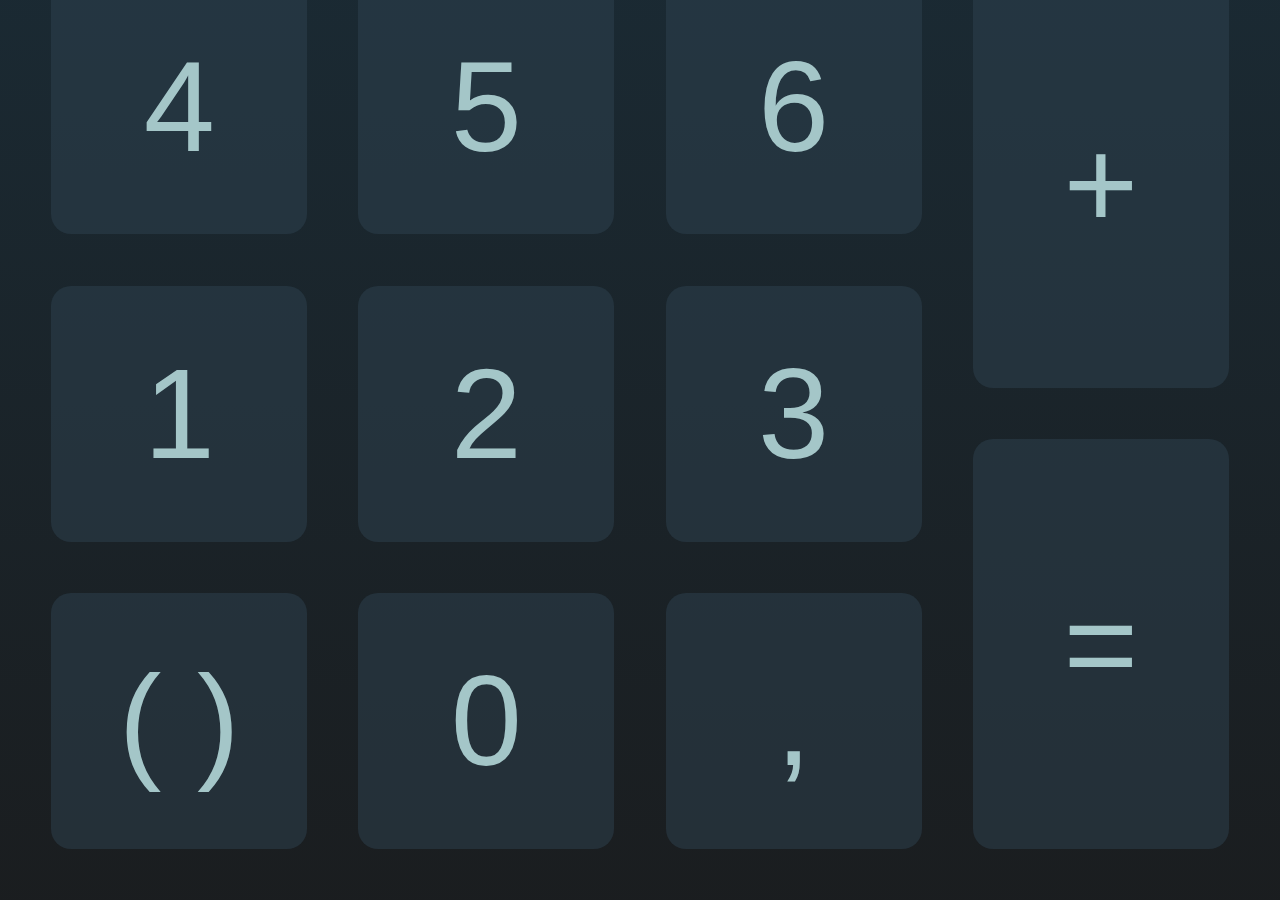
<file: index.html>
<!DOCTYPE html>
<html lang="de">
<head>
    <meta charset="UTF-8">
    <meta name="viewport" content="width=device-width, initial-scale=1.0">
    <link rel="stylesheet" type="text/css" href="./style.css">
    <title>Taschenrechner</title>
</head>
<body>
    <div id="display">
        <p id="display_calculation"></p>
        <p id="display_result"></p>
    </div>
    <div id="numpad" onclick="refreshdisplay()">
        <div class="row">
            <div class="button" id="B_AC">
                <p>AC</p>
            </div>
            <div class="button" id="B_7">
                <p>7</p>
            </div>
            <div class="button" id="B_4">
                <p>4</p>
            </div>
            <div class="button" id="B_1">
                <p>1</p>
            </div>
            <div class="button" id="B_()">
                <p>( )</p>
            </div>
        </div>
        <div class="row">
            <div class="button" id="B_/">
                <p>/</p>
            </div>
            <div class="button" id="B_8">
                <p>8</p>
            </div>
            <div class="button" id="B_5">
                <p>5</p>
            </div>
            <div class="button" id="B_2">
                <p>2</p>
            </div>
            <div class="button" id="B_0">
                <p>0</p>
            </div>
        </div>
        <div class="row">
            <div class="button" id="B_*">
                <p>*</p>
            </div>
            <div class="button" id="B_9">
                <p>9</p>
            </div>
            <div class="button" id="B_6">
                <p>6</p>
            </div>
            <div class="button" id="B_3">
                <p>3</p>
            </div>
            <div class="button" id="B_,">
                <p>,</p>
            </div>
        </div>
        <div class="row">
            <div class="button" id="B_delete">
                <svg xmlns="http://www.w3.org/2000/svg" height="10vw" viewBox="0 96 960 960" width="10vw">
                    <path fill="var(--prim_font_color)" d="m448 730 112-112 112 112 43-43-113-111 111-111-43-43-110 112-112-112-43 43 113 111-113 111 43 43ZM120 576l169-239q13-18 31-29.5t40-11.5h420q24.75 0 42.375 17.625T840 356v440q0 24.75-17.625 42.375T780 856H360q-22 0-40-11.5T289 815L120 576Zm75 0 154 220h431V356H349L195 576Zm585 0V356v440-220Z"/>
                </svg>
            </div>
            <div class="button" id="B_-">
                <p>-</p>
            </div>
            <div class="button button_big" id="B_+">
                <p>+</p>
            </div>
            <div class="button button_big" id="B_=">
                <p>=</p>
            </div>
        </div>
    </div>
</body>
<script src="./app.js"></script>
</html>
</file>
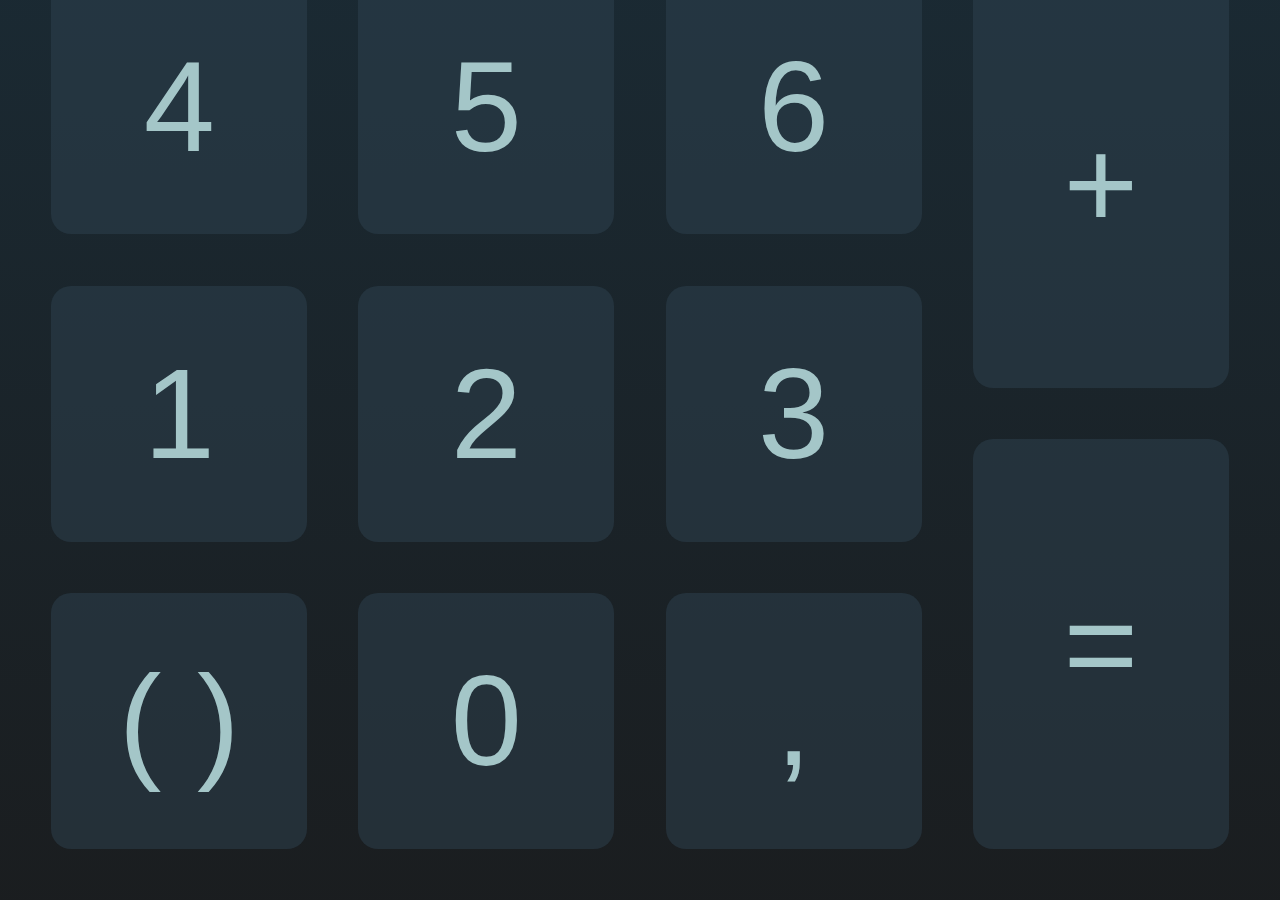
<file: compressed_index.html>
<!DOCTYPE html>
<html lang="de">
<head>
    <meta charset="UTF-8">
    <meta name="viewport" content="width=device-width, initial-scale=1.0">
    <style>
        :root {
    --prim_font_color: #A4C6C8;
    --button_bg_color: rgba(45, 65, 80, 0.5);
    --button_bg_color_active: rgba(45, 65, 80, 1);
}
* {
    margin: 0;
    padding: 0;
    box-sizing: border-box;
}
body {
    height: 100%;
    width: 100%;
    background-color: #23272A;
}
#numpad {
    display: flex;
    justify-content: center;
    align-items: center;
    position: absolute;
    bottom: 0;
    width: 100%;
    background: linear-gradient(180deg, rgba(0, 86, 134, 0.25) 0%, rgba(0, 0, 0, 0.25) 100%);
    box-shadow: 0px 0px 25px #000000;
    border-radius: 20px 20px 0px 0px;
    padding: 2vw;
}
.row {
    display: flex;
    flex-direction: column;
    justify-content: center;
}
.button {
    border-radius: 20px;
    background-color: var(--button_bg_color);
    height: 20vw;
    width: 20vw;
    display: flex;
    justify-content: center;
    align-items: center;
    margin: 2vw;
}
.button:active {
    background-color: var(--button_bg_color_active);
}
.button > p {
    font-family: Impact, Haettenschweiler, 'Arial Narrow Bold', sans-serif;
    font-style: normal;
    font-weight: 10;
    font-size: 10vw;
    line-height: 39px;
    display: flex;
    align-items: center;
    color: var(--prim_font_color);
}
.button_big {
    height: 32vw;
}

#display {
    display: flex;
    flex-direction: column;
    position: absolute;
    right: 2vw;
    top: 4vw;
}
#display_calculation {
    color: var(--prim_font_color);
    font-size: 10vw;
    font-family: Impact, Haettenschweiler, 'Arial Narrow Bold', sans-serif;
    max-width: 100vw;
    overflow-x: scroll;
}
#display_result {
    color: white;
    font-size: 17.5vw;
    font-family: Impact, Haettenschweiler, 'Arial Narrow Bold', sans-serif;
    max-width: 100vw;
    overflow-x: scroll;
}
    </style>
    <title>Taschenrechner</title>
</head>
<body>
    <div id="display">
        <p id="display_calculation"></p>
        <p id="display_result"></p>
    </div>
    <div id="numpad" onclick="refreshdisplay()">
        <div class="row">
            <div class="button" id="B_AC">
                <p>AC</p>
            </div>
            <div class="button" id="B_7">
                <p>7</p>
            </div>
            <div class="button" id="B_4">
                <p>4</p>
            </div>
            <div class="button" id="B_1">
                <p>1</p>
            </div>
            <div class="button" id="B_()">
                <p>( )</p>
            </div>
        </div>
        <div class="row">
            <div class="button" id="B_/">
                <p>/</p>
            </div>
            <div class="button" id="B_8">
                <p>8</p>
            </div>
            <div class="button" id="B_5">
                <p>5</p>
            </div>
            <div class="button" id="B_2">
                <p>2</p>
            </div>
            <div class="button" id="B_0">
                <p>0</p>
            </div>
        </div>
        <div class="row">
            <div class="button" id="B_*">
                <p>*</p>
            </div>
            <div class="button" id="B_9">
                <p>9</p>
            </div>
            <div class="button" id="B_6">
                <p>6</p>
            </div>
            <div class="button" id="B_3">
                <p>3</p>
            </div>
            <div class="button" id="B_,">
                <p>,</p>
            </div>
        </div>
        <div class="row">
            <div class="button" id="B_delete">
                <svg xmlns="http://www.w3.org/2000/svg" height="10vw" viewBox="0 96 960 960" width="10vw">
                    <path fill="var(--prim_font_color)" d="m448 730 112-112 112 112 43-43-113-111 111-111-43-43-110 112-112-112-43 43 113 111-113 111 43 43ZM120 576l169-239q13-18 31-29.5t40-11.5h420q24.75 0 42.375 17.625T840 356v440q0 24.75-17.625 42.375T780 856H360q-22 0-40-11.5T289 815L120 576Zm75 0 154 220h431V356H349L195 576Zm585 0V356v440-220Z"/>
                </svg>
            </div>
            <div class="button" id="B_-">
                <p>-</p>
            </div>
            <div class="button button_big" id="B_+">
                <p>+</p>
            </div>
            <div class="button button_big" id="B_=">
                <p>=</p>
            </div>
        </div>
    </div>
</body>
<script>
    var calculation = "";
document.getElementById("B_AC").addEventListener("click", function() {
    calculation = "";
    document.getElementById("display_result").innerHTML = ""
});
document.getElementById("B_delete").addEventListener("click", function() {
    calculation = calculation.slice(0, -1);
});
document.getElementById("B_=").addEventListener("click", function() {
    refreshdisplay()
});
document.getElementById("B_+").addEventListener("click", function() {
    calculation = calculation +  "+";
});
document.getElementById("B_-").addEventListener("click", function() {
    calculation = calculation + "-";
});
document.getElementById("B_*").addEventListener("click", function() {
    calculation = calculation + "*";
});
document.getElementById("B_/").addEventListener("click", function() {
    calculation = calculation + "/";
});
document.getElementById("B_,").addEventListener("click", function() {
    calculation = calculation + ".";
});
var bracket = "closed"
document.getElementById("B_()").addEventListener("click", function() {
    if (bracket == "open") {
        calculation = calculation + ")"
        bracket = "closed"
    }
    else {
        calculation = calculation + "("
        bracket = "open"
    }
})
document.getElementById("B_0").addEventListener("click", function() {
    calculation = calculation + "0";
});
document.getElementById("B_1").addEventListener("click", function() {
    calculation = calculation + "1";
});
document.getElementById("B_2").addEventListener("click", function() {
    calculation = calculation + "2";
});
document.getElementById("B_3").addEventListener("click", function() {
    calculation = calculation + "3";
});
document.getElementById("B_4").addEventListener("click", function() {
    calculation = calculation + "4";
});
document.getElementById("B_5").addEventListener("click", function() {
    calculation = calculation + "5";
});
document.getElementById("B_6").addEventListener("click", function() {
    calculation = calculation + "6";
});
document.getElementById("B_7").addEventListener("click", function() {
    calculation = calculation + "7";
});
document.getElementById("B_8").addEventListener("click", function() {
    calculation = calculation + "8";
});
document.getElementById("B_9").addEventListener("click", function() {
    calculation = calculation + "9";
});

function refreshdisplay() {
    document.getElementById("display_calculation").innerHTML = calculation
    if (!Number.isInteger(eval(calculation))) {
        document.getElementById("display_result").innerHTML = "=" + eval(calculation).toFixed(5)
    }
    else {
        document.getElementById("display_result").innerHTML = "=" + eval(calculation)
    }
}
</script>
</html>
</file>
<file: style.css>
:root {
    --prim_font_color: #A4C6C8;
    --button_bg_color: rgba(45, 65, 80, 0.5);
    --button_bg_color_active: rgba(45, 65, 80, 1);
}
* {
    margin: 0;
    padding: 0;
    box-sizing: border-box;
}
body {
    height: 100%;
    width: 100%;
    background-color: #23272A;
}
#numpad {
    display: flex;
    justify-content: center;
    align-items: center;
    position: absolute;
    bottom: 0;
    width: 100%;
    background: linear-gradient(180deg, rgba(0, 86, 134, 0.25) 0%, rgba(0, 0, 0, 0.25) 100%);
    box-shadow: 0px 0px 25px #000000;
    border-radius: 20px 20px 0px 0px;
    padding: 2vw;
}
.row {
    display: flex;
    flex-direction: column;
    justify-content: center;
}
.button {
    border-radius: 20px;
    background-color: var(--button_bg_color);
    height: 20vw;
    width: 20vw;
    display: flex;
    justify-content: center;
    align-items: center;
    margin: 2vw;
}
.button:active {
    background-color: var(--button_bg_color_active);
}
.button > p {
    font-family: Impact, Haettenschweiler, 'Arial Narrow Bold', sans-serif;
    font-style: normal;
    font-weight: 10;
    font-size: 10vw;
    line-height: 39px;
    display: flex;
    align-items: center;
    color: var(--prim_font_color);
}
.button_big {
    height: 32vw;
}

#display {
    display: flex;
    flex-direction: column;
    position: absolute;
    right: 2vw;
    top: 4vw;
}
#display_calculation {
    color: var(--prim_font_color);
    font-size: 10vw;
    font-family: Impact, Haettenschweiler, 'Arial Narrow Bold', sans-serif;
    max-width: 100vw;
    overflow-x: scroll;
}
#display_result {
    color: white;
    font-size: 17.5vw;
    font-family: Impact, Haettenschweiler, 'Arial Narrow Bold', sans-serif;
    max-width: 100vw;
    overflow-x: scroll;
}
</file>
